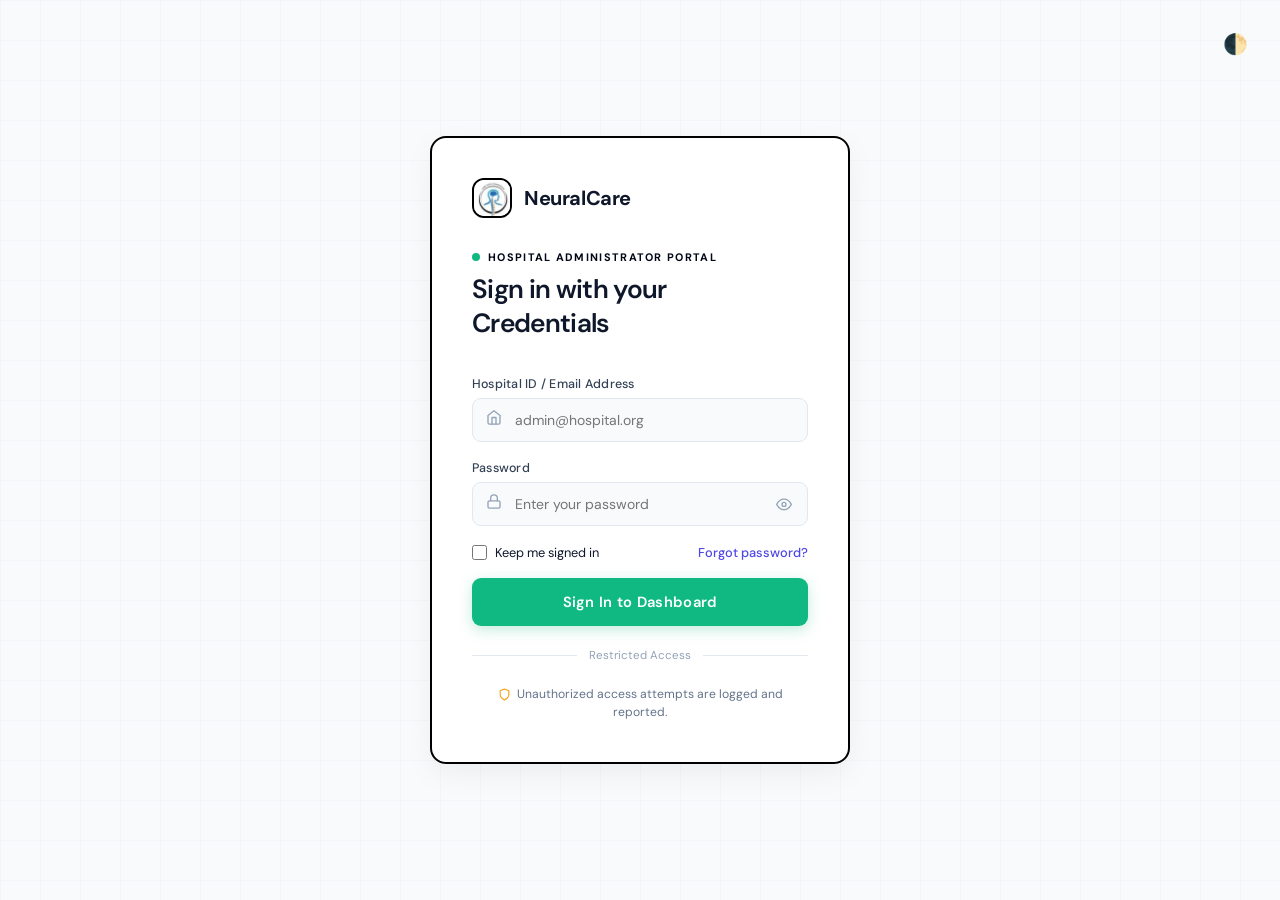
<file: hospitalLogin.html>
<!DOCTYPE html>
<html lang="en">

<head>
    <meta charset="UTF-8" />
    <meta name="viewport" content="width=device-width, initial-scale=1.0" />
    <title>Administrator Login — AI Early Warning System</title>
    <link rel="preconnect" href="https://fonts.googleapis.com" />
    <link rel="preconnect" href="https://fonts.gstatic.com" crossorigin />
    <link
        href="https://fonts.googleapis.com/css2?family=DM+Sans:ital,opsz,wght@0,9..40,300;0,9..40,400;0,9..40,500;0,9..40,600;1,9..40,300&family=DM+Mono:wght@400;500&display=swap"
        rel="stylesheet" />
    <style>
        *,
        *::before,
        *::after {
            box-sizing: border-box;
            margin: 0;
            padding: 0;
        }

        :root {
            --hosp-primary: #10b981;
            /* Emerald Green */
            --hosp-navy: #020617;
            /* Deep Midnight */
            --hosp-mint: #eef2ff;
            /* Soft Indigo Tint */
            --hosp-blue: #4f46e5;
            /* Professional Indigo */
            --hosp-orange: #f59e0b;
            /* Sunrise Marigold */
            --hosp-yellow: #facc15;
            /* Warning Yellow */

            --slate-900: #0f172a;
            --slate-700: #334155;
            --slate-500: #64748b;
            --slate-400: #94a3b8;
            --slate-200: #e2e8f0;
            --slate-100: #f1f5f9;
            --slate-50: #f8fafc;
            --white: #ffffff;
            --red-500: #ef4444;
            --red-50: #fef2f2;
            --green-500: #10b981;
        }

        html,
        body {
            height: 100%;
            font-family: 'DM Sans', sans-serif;
            background: var(--slate-50);
            color: var(--slate-900);
            -webkit-font-smoothing: antialiased;
        }

        body.dark-theme {
            --slate-900: #f8fafc;
            --slate-700: #e2e8f0;
            --slate-500: #94a3b8;
            --slate-400: #64748b;
            --slate-200: #334155;
            --slate-100: #1e293b;
            --slate-50: #0f172a;
            --white: #1e293b;
            --red-500: #fca5a5;
            --red-50: #450a0a;
            --hosp-navy: #f8fafc;
        }

        body.dark-theme .card {
            border-color: var(--slate-200);
        }

        .theme-toggle {
            position: absolute;
            top: 1.5rem;
            right: 1.5rem;
            background: none;
            border: none;
            font-size: 1.25rem;
            cursor: pointer;
            display: flex;
            align-items: center;
            justify-content: center;
            padding: 0.5rem;
            border-radius: 50%;
            transition: background 0.2s, color 0.2s;
            color: var(--slate-700);
            z-index: 10;
        }

        .theme-toggle:hover {
            background: rgba(100, 116, 139, 0.2);
        }

        body.dark-theme .theme-toggle {
            color: #facc15;
        }

        /* ── Layout ────────────────────────────────────────────── */
        .page {
            display: flex;
            align-items: center;
            justify-content: center;
            min-height: 100vh;
            background: var(--slate-50);
            padding: 2rem;
        }

        /* Grid texture (optional, kept for background aesthetics) */
        .page::before {
            content: '';
            position: absolute;
            inset: 0;
            background-image:
                linear-gradient(rgba(10, 31, 68, .02) 1px, transparent 1px),
                linear-gradient(90deg, rgba(10, 31, 68, .02) 1px, transparent 1px);
            background-size: 40px 40px;
            pointer-events: none;
            z-index: 0;
        }

        /* ── RIGHT PANEL ─────────────────────────────────────────── */
        .right {
            position: relative;
            z-index: 1;
            display: flex;
            flex-direction: column;
            align-items: center;
            justify-content: center;
            padding: 3rem 2rem;
        }

        .card {
            width: 100%;
            max-width: 420px;
            background: var(--white);
            border: 2px solid #000000;
            padding: 2.5rem;
            border-radius: 16px;
            box-shadow: 0 10px 30px rgba(0, 0, 0, 0.05);
        }

        /* Card header */
        .card-header {
            margin-bottom: 2.25rem;
        }

        .card-eyebrow {
            font-size: .68rem;
            font-weight: 700;
            letter-spacing: .12em;
            text-transform: uppercase;
            color: var(--hosp-navy);
            margin-bottom: .5rem;
            display: flex;
            align-items: center;
            gap: 0.5rem;
        }

        .card-eyebrow::before {
            content: '';
            width: 8px;
            height: 8px;
            background: var(--hosp-primary);
            border-radius: 50%;
        }

        .card-title {
            font-size: 1.65rem;
            font-weight: 600;
            letter-spacing: -.025em;
            color: var(--slate-900);
            margin-bottom: .35rem;
        }

        .card-subtitle {
            font-size: .875rem;
            color: var(--slate-500);
            line-height: 1.55;
        }

        /* Form */
        .form {
            display: flex;
            flex-direction: column;
            gap: 1.1rem;
        }

        .field {
            display: flex;
            flex-direction: column;
            gap: .4rem;
        }

        .label {
            font-size: .78rem;
            font-weight: 500;
            color: var(--slate-700);
            letter-spacing: .02em;
        }

        .input-wrap {
            position: relative;
        }

        .input-icon {
            position: absolute;
            left: .9rem;
            top: 50%;
            transform: translateY(-50%);
            pointer-events: none;
        }

        .input-icon svg {
            width: 16px;
            height: 16px;
            stroke: var(--slate-400);
        }

        input[type="text"],
        input[type="email"],
        input[type="password"] {
            width: 100%;
            height: 44px;
            padding: 0 .9rem 0 2.6rem;
            border: 1.5px solid var(--slate-200);
            border-radius: 9px;
            font-family: inherit;
            font-size: .875rem;
            color: var(--slate-900);
            background: var(--slate-50);
            transition: border-color .18s, box-shadow .18s, background .18s;
            outline: none;
        }

        input:focus {
            border-color: var(--hosp-primary);
            background: var(--white);
            box-shadow: 0 0 0 3px rgba(99, 102, 241, .15);
        }

        input.error-input {
            border-color: var(--red-500);
            background: var(--red-50);
        }

        input.error-input:focus {
            box-shadow: 0 0 0 3px rgba(239, 68, 68, .1);
        }

        /* Password toggle */
        .pw-toggle {
            position: absolute;
            right: .9rem;
            top: 50%;
            transform: translateY(-50%);
            background: none;
            border: none;
            cursor: pointer;
            color: var(--slate-400);
            padding: .1rem;
            display: flex;
            align-items: center;
            transition: color .15s;
        }

        .pw-toggle:hover {
            color: var(--slate-700);
        }

        .pw-toggle svg {
            width: 16px;
            height: 16px;
        }

        /* Row: remember + forgot */
        .row-meta {
            display: flex;
            align-items: center;
            justify-content: space-between;
        }

        .checkbox-label {
            display: flex;
            align-items: center;
            gap: .5rem;
            font-size: .8rem;
            color: var(--slate-600);
            cursor: pointer;
            user-select: none;
        }

        .checkbox-label input[type="checkbox"] {
            width: 15px;
            height: 15px;
            accent-color: var(--hosp-navy);
            cursor: pointer;
            border-radius: 4px;
        }

        /* override the generic input styles */
        input[type="checkbox"] {
            width: 15px !important;
            height: 15px !important;
            padding: 0 !important;
            border: none !important;
            box-shadow: none !important;
            background: none !important;
        }

        .forgot {
            font-size: .8rem;
            color: var(--hosp-blue);
            text-decoration: none;
            font-weight: 500;
            transition: color .15s;
        }

        .forgot:hover {
            color: var(--hosp-navy);
            text-decoration: underline;
        }

        /* Error message */
        .error-msg {
            display: none;
            align-items: center;
            gap: .5rem;
            padding: .7rem .9rem;
            background: var(--red-50);
            border: 1px solid rgba(239, 68, 68, .2);
            border-radius: 8px;
            font-size: .8rem;
            color: var(--red-500);
            font-weight: 500;
        }

        .error-msg.visible {
            display: flex;
        }

        .error-msg svg {
            width: 15px;
            height: 15px;
            flex-shrink: 0;
        }

        /* Submit button */
        .btn-primary {
            position: relative;
            width: 100%;
            height: 48px;
            background: var(--hosp-primary);
            color: var(--white);
            border: none;
            border-radius: 9px;
            font-family: inherit;
            font-size: .92rem;
            font-weight: 600;
            letter-spacing: .02em;
            cursor: pointer;
            transition: background .18s, transform .12s, box-shadow .18s;
            display: flex;
            align-items: center;
            justify-content: center;
            gap: .5rem;
            box-shadow: 0 4px 14px rgba(16, 185, 129, 0.25);
        }

        .btn-primary:hover:not(:disabled) {
            background: var(--green-500);
            transform: translateY(-1px);
            box-shadow: 0 6px 20px rgba(16, 185, 129, 0.2);
        }

        .btn-primary:active:not(:disabled) {
            transform: translateY(0);
        }

        .btn-primary:disabled {
            background: var(--slate-400);
            cursor: not-allowed;
            box-shadow: none;
        }

        /* Spinner */
        .spinner {
            width: 17px;
            height: 17px;
            border: 2.5px solid rgba(255, 255, 255, .35);
            border-top-color: #fff;
            border-radius: 50%;
            animation: spin .7s linear infinite;
        }

        @keyframes spin {
            to {
                transform: rotate(360deg);
            }
        }

        /* Divider */
        .divider {
            display: flex;
            align-items: center;
            gap: .75rem;
            margin: .25rem 0;
        }

        .divider-line {
            flex: 1;
            height: 1px;
            background: var(--slate-200);
        }

        .divider-text {
            font-size: .72rem;
            color: var(--slate-400);
        }

        /* Restricted notice */
        .restricted {
            font-size: .76rem;
            color: var(--slate-500);
            text-align: center;
            line-height: 1.55;
        }

        .restricted svg {
            vertical-align: -3px;
            width: 13px;
            height: 13px;
            stroke: var(--slate-400);
        }

        /* Footer */
        .right-footer {
            margin-top: 2.5rem;
            display: flex;
            flex-direction: column;
            align-items: center;
            gap: .5rem;
        }

        .security-badges {
            display: flex;
            align-items: center;
            gap: 1.25rem;
        }

        .badge {
            display: flex;
            align-items: center;
            gap: .35rem;
            font-size: .68rem;
            font-weight: 500;
            letter-spacing: .04em;
            color: var(--slate-400);
            text-transform: uppercase;
        }

        .badge svg {
            width: 12px;
            height: 12px;
            stroke: var(--slate-400);
        }

        .badge-sep {
            width: 3px;
            height: 3px;
            background: var(--slate-300);
            border-radius: 50%;
        }

        .version-tag {
            font-family: 'DM Mono', monospace;
            font-size: .65rem;
            color: var(--slate-300);
            margin-top: .25rem;
        }

        /* ── Responsive ─────────────────────────────────────────── */
        @media (max-width: 480px) {
            .card {
                max-width: 100%;
            }

            .page {
                padding: 1rem;
            }
        }

        /* ── Success overlay ────────────────────────────────────── */
        .success-overlay {
            display: none;
            position: fixed;
            inset: 0;
            background: rgba(5, 18, 42, .65);
            backdrop-filter: blur(4px);
            z-index: 100;
            align-items: center;
            justify-content: center;
        }

        .success-overlay.visible {
            display: flex;
        }

        .success-card {
            background: var(--white);
            border-radius: 16px;
            padding: 2.5rem 2.75rem;
            text-align: center;
            max-width: 340px;
            box-shadow: 0 24px 60px rgba(0, 0, 0, .2);
        }

        .success-icon {
            width: 64px;
            height: 64px;
            background: var(--hosp-primary);
            color: #fff;
            border-radius: 50%;
            display: flex;
            align-items: center;
            justify-content: center;
            margin: 0 auto 1.25rem;
            box-shadow: 0 0 20px rgba(99, 102, 241, 0.3);
        }

        .success-icon svg {
            width: 28px;
            height: 28px;
            stroke: #fff;
        }

        .success-card h3 {
            font-size: 1.1rem;
            font-weight: 600;
            color: var(--slate-900);
            margin-bottom: .4rem;
        }

        .success-card p {
            font-size: .82rem;
            color: var(--slate-500);
            line-height: 1.55;
        }
    </style>
</head>

<body>

    <div class="page">
        <!-- Theme Toggle -->
        <button class="theme-toggle" id="themeToggleBtn" aria-label="Toggle Dark Mode">
            🌓
        </button>


        <!-- ════════════════ RIGHT PANEL ════════════════ -->
        <div class="right">
            <div class="card">

                <a href="index.html"
                    style="text-decoration: none; display: flex; align-items: center; gap: 0.75rem; margin-bottom: 2rem;">
                    <img src="assets/img/download_logo.jpg" alt="NeuralCare Logo"
                        style="width: 2.5rem; height: 2.5rem; object-fit: cover; border-radius: 0.75rem; border: 2px solid black;">
                    <div
                        style="font-family: 'DM Sans', sans-serif; font-weight: 700; color: var(--slate-900); font-size: 1.25rem; letter-spacing: -0.02em;">
                        NeuralCare</div>
                </a>

                <div class="card-header">
                    <p class="card-eyebrow">Hospital Administrator Portal</p>
                    <h2 class="card-title">Sign in with your Credentials</h2>
                </div>

                <form class="form" id="loginForm" novalidate>

                    <!-- Error message -->
                    <div class="error-msg" id="errorMsg">
                        <svg viewBox="0 0 24 24" fill="none" stroke="currentColor" stroke-width="2"
                            stroke-linecap="round" stroke-linejoin="round">
                            <circle cx="12" cy="12" r="10" />
                            <line x1="12" y1="8" x2="12" y2="12" />
                            <line x1="12" y1="16" x2="12.01" y2="16" />
                        </svg>
                        <span id="errorText">Invalid credentials. Please verify your Hospital ID and password.</span>
                    </div>

                    <!-- Hospital ID -->
                    <div class="field">
                        <label class="label" for="hospitalId">Hospital ID / Email Address</label>
                        <div class="input-wrap">
                            <span class="input-icon">
                                <svg viewBox="0 0 24 24" fill="none" stroke="currentColor" stroke-width="2"
                                    stroke-linecap="round" stroke-linejoin="round">
                                    <path d="M3 9l9-7 9 7v11a2 2 0 0 1-2 2H5a2 2 0 0 1-2-2z" />
                                    <polyline points="9 22 9 12 15 12 15 22" />
                                </svg>
                            </span>
                            <input type="email" id="hospitalId" placeholder="admin@hospital.org"
                                autocomplete="username" />
                        </div>
                    </div>

                    <!-- Password -->
                    <div class="field">
                        <label class="label" for="password">Password</label>
                        <div class="input-wrap">
                            <span class="input-icon">
                                <svg viewBox="0 0 24 24" fill="none" stroke="currentColor" stroke-width="2"
                                    stroke-linecap="round" stroke-linejoin="round">
                                    <rect x="3" y="11" width="18" height="11" rx="2" ry="2" />
                                    <path d="M7 11V7a5 5 0 0 1 10 0v4" />
                                </svg>
                            </span>
                            <input type="password" id="password" placeholder="Enter your password"
                                autocomplete="current-password" />
                            <button type="button" class="pw-toggle" id="pwToggle" tabindex="-1"
                                aria-label="Toggle password visibility">
                                <svg id="eyeIcon" viewBox="0 0 24 24" fill="none" stroke="currentColor" stroke-width="2"
                                    stroke-linecap="round" stroke-linejoin="round">
                                    <path d="M1 12s4-8 11-8 11 8 11 8-4 8-11 8-11-8-11-8z" />
                                    <circle cx="12" cy="12" r="3" />
                                </svg>
                            </button>
                        </div>
                    </div>

                    <!-- Remember me + Forgot -->
                    <div class="row-meta">
                        <label class="checkbox-label">
                            <input type="checkbox" id="remember" />
                            Keep me signed in
                        </label>
                        <a href="#" class="forgot" onclick="return false;">Forgot password?</a>
                    </div>

                    <!-- Submit -->
                    <button type="submit" class="btn-primary" id="submitBtn">
                        <span id="btnText">Sign In to Dashboard</span>
                        <span class="spinner" id="btnSpinner" style="display:none;"></span>
                    </button>

                    <!-- Divider -->
                    <div class="divider">
                        <div class="divider-line"></div>
                        <span class="divider-text">Restricted Access</span>
                        <div class="divider-line"></div>
                    </div>

                    <!-- Notice -->
                    <p class="restricted">
                        <svg viewBox="0 0 24 24" fill="none" stroke="currentColor" stroke-width="2"
                            stroke-linecap="round" stroke-linejoin="round" style="stroke:var(--hosp-orange)">
                            <path d="M12 22s8-4 8-10V5l-8-3-8 3v7c0 6 8 10 8 10z" />
                        </svg>
                        &nbsp;Unauthorized access
                        attempts are logged and reported.
                    </p>

                </form>


            </div>
        </div>

    </div>

    <!-- ════════ Success Overlay ════════ -->
    <div class="success-overlay" id="successOverlay">
        <div class="success-card">
            <div class="success-icon">
                <svg viewBox="0 0 24 24" fill="none" stroke="currentColor" stroke-width="2.2" stroke-linecap="round"
                    stroke-linejoin="round">
                    <polyline points="20 6 9 17 4 12" />
                </svg>
            </div>
            <h3>Authentication Successful</h3>
            <p>Verifying your role and loading the resource forecasting dashboard…</p>
        </div>
    </div>

    <script>
        // Auto-redirect if 'Keep me signed in' was checked previously
        if (localStorage.getItem('isLoggedIn') === 'true') {
            window.location.href = 'dashboard.html';
        }

        const form = document.getElementById('loginForm');
        const submitBtn = document.getElementById('submitBtn');
        const btnText = document.getElementById('btnText');
        const btnSpinner = document.getElementById('btnSpinner');
        const errorMsg = document.getElementById('errorMsg');
        const errorText = document.getElementById('errorText');
        const pwToggle = document.getElementById('pwToggle');
        const pwInput = document.getElementById('password');
        const eyeIcon = document.getElementById('eyeIcon');
        const overlay = document.getElementById('successOverlay');
        const idInput = document.getElementById('hospitalId');
        const rememberCheckbox = document.getElementById('remember');

        // ── Password visibility toggle ──────────────────────────────
        let pwVisible = false;
        pwToggle.addEventListener('click', () => {
            pwVisible = !pwVisible;
            pwInput.type = pwVisible ? 'text' : 'password';
            eyeIcon.innerHTML = pwVisible
                ? `<path d="M17.94 17.94A10.07 10.07 0 0 1 12 20c-7 0-11-8-11-8a18.45 18.45 0 0 1 5.06-5.94"/>
         <path d="M9.9 4.24A9.12 9.12 0 0 1 12 4c7 0 11 8 11 8a18.5 18.5 0 0 1-2.16 3.19"/>
         <line x1="1" y1="1" x2="23" y2="23"/>`
                : `<path d="M1 12s4-8 11-8 11 8 11 8-4 8-11 8-11-8-11-8z"/><circle cx="12" cy="12" r="3"/>`;
        });

        // ── Clear errors on input ────────────────────────────────────
        [idInput, pwInput].forEach(el => {
            el.addEventListener('input', () => {
                el.classList.remove('error-input');
                errorMsg.classList.remove('visible');
            });
        });

        // ── Mock login ───────────────────────────────────────────────
        const VALID = { email: 'cmrhospital@gmail.com', password: '1' };

        function setLoading(state) {
            submitBtn.disabled = state;
            btnText.textContent = state ? 'Authenticating…' : 'Sign In to Dashboard';
            btnSpinner.style.display = state ? 'inline-block' : 'none';
        }

        function showError(msg) {
            errorText.textContent = msg;
            errorMsg.classList.add('visible');
            idInput.classList.add('error-input');
            pwInput.classList.add('error-input');
            idInput.focus();
        }

        form.addEventListener('submit', async (e) => {
            e.preventDefault();
            errorMsg.classList.remove('visible');
            idInput.classList.remove('error-input');
            pwInput.classList.remove('error-input');

            const email = idInput.value.trim();
            const pass = pwInput.value;

            // Basic validation
            if (!email) {
                showError('Hospital ID or email address is required.');
                idInput.classList.remove('error-input');
                pwInput.classList.remove('error-input');
                idInput.classList.add('error-input');
                idInput.focus();
                return;
            }
            if (!pass) {
                showError('Password is required.');
                idInput.classList.remove('error-input');
                pwInput.classList.add('error-input');
                pwInput.focus();
                return;
            }

            setLoading(true);

            // Simulate network request
            await new Promise(r => setTimeout(r, 1800));

            if (email === VALID.email && pass === VALID.password) {
                if (rememberCheckbox.checked) {
                    localStorage.setItem('isLoggedIn', 'true');
                }
                setLoading(false);
                overlay.classList.add('visible');
                setTimeout(() => {
                    window.location.href = 'dashboard.html';
                }, 2000);
            } else {
                setLoading(false);
                showError('Invalid credentials. Please verify your Hospital ID and password.');
            }
        });

        // Demo hint in console
        console.log('%c[EWS Portal] Demo credentials: admin@hospital.org / Admin@2025', 'color:#2563eb;font-weight:bold;');

        // Dark Mode Toggle Logic
        const themeToggleBtn = document.getElementById('themeToggleBtn');

        // Initialize theme from localStorage
        if (localStorage.getItem('theme') === 'dark') {
            document.body.classList.add('dark-theme');
        }

        if (themeToggleBtn) {
            themeToggleBtn.addEventListener('click', () => {
                document.body.classList.toggle('dark-theme');
                if (document.body.classList.contains('dark-theme')) {
                    localStorage.setItem('theme', 'dark');
                } else {
                    localStorage.setItem('theme', 'light');
                }
            });
        }
    </script>
    <script>
        // Global Enter key support for focusable clickable elements
        document.addEventListener('keydown', function (event) {
            if (event.key === 'Enter') {
                const target = event.target;
                if (target.tagName !== 'BUTTON' && target.tagName !== 'A' && target.hasAttribute('onclick')) {
                    event.preventDefault();
                    target.click();
                }
            }
        });
    </script>
</body>

</html>
</file>
